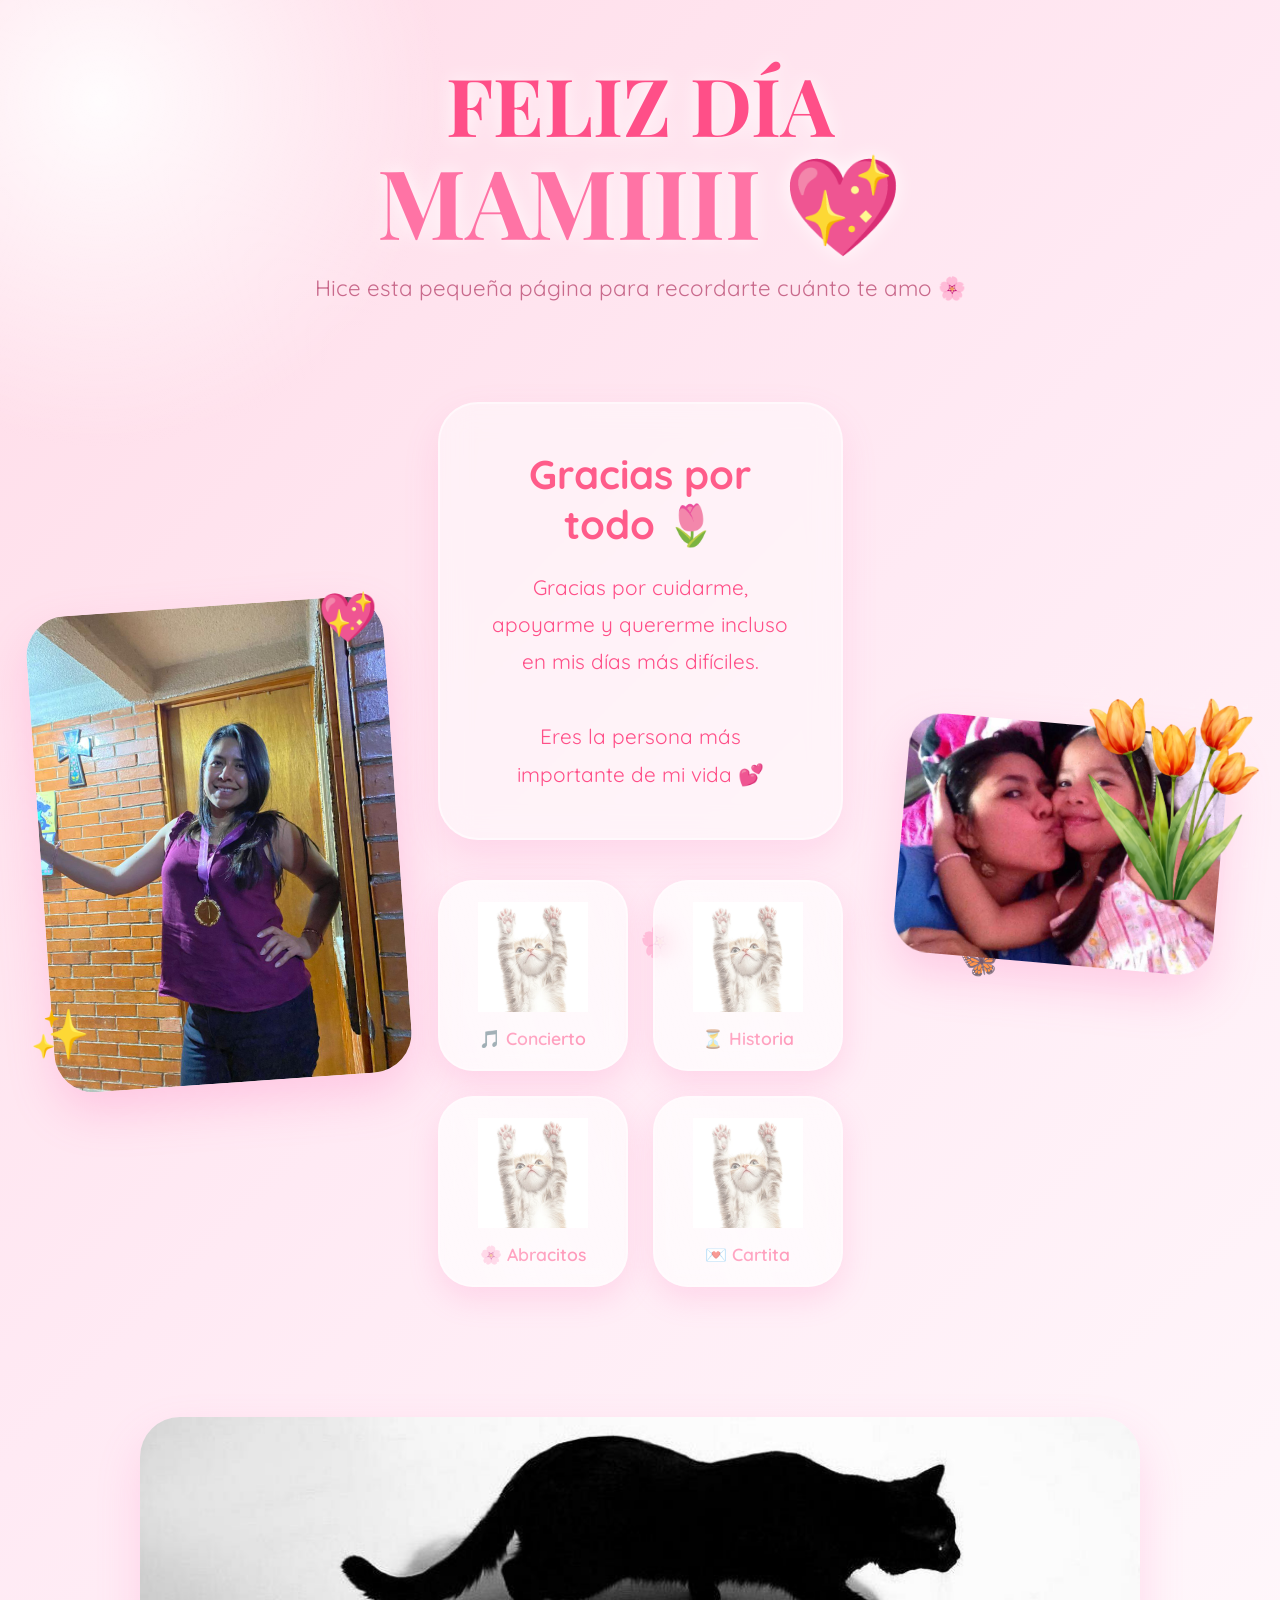
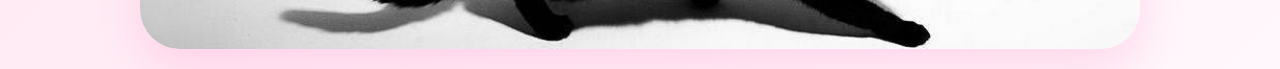
<file: index.html>
<!DOCTYPE html>
<html lang="es">

<head>
    <meta charset="UTF-8">
    <meta name="viewport" content="width=device-width, initial-scale=1.0">


    <title>Para la mejor mamá 💖</title>

    <!-- Fuentes -->
    <link href="https://fonts.googleapis.com/css2?family=Playfair+Display:wght@700&family=Quicksand:wght@400;600&display=swap" rel="stylesheet">

    <link rel="stylesheet" href="css/styles.css">
</head>

<body>

    <!-- BRILLITOS -->
    <div class="sparkle s1">✨</div>
    <div class="sparkle s2">💖</div>
    <div class="sparkle s3">🌸</div>
    <div class="sparkle s4">🦋</div>
    <div class="sparkle s5">✨</div>

    <!-- TÍTULO -->
    <header>

        <h1>
            FELIZ DÍA<br>
            <span>MAMIIII 💖</span>
        </h1>

        <p>
            Hice esta pequeña página para recordarte cuánto te amo 🌸
        </p>

    </header>

    <!-- CONTENEDOR -->
    <section class="container">

        <!-- FOTO GRANDE -->
        <div class="foto-principal">

            <img src="IMAGENES/mami.jpeg" alt="Mami bonita">

            <div class="sticker sticker1">💖</div>
            <div class="sticker sticker2">✨</div>

        </div>

        <!-- TEXTO CENTRAL -->
        <div class="texto-central">

            <div class="glass-card">

                <h2>
                    Gracias por todo 🌷
                </h2>

                <p>
                    Gracias por cuidarme, apoyarme y quererme incluso en mis días más difíciles.
                    <br><br>
                    Eres la persona más importante de mi vida 💕
                </p>

            </div>

            <!-- BOTONES -->
            <div class="menu-magico">

    <a href="concierto.html" class="gatito-btn">
        <img src="IMAGENES/gatito.webp" alt="">
        <p>🎵 Concierto</p>
    </a>

    <a href="lineatiempo.html" class="gatito-btn">
        <img src="IMAGENES/gatito.webp" alt="">
        <p>⏳ Historia</p>
    </a>

    <a href="pagina3.html" class="gatito-btn">
        <img src="IMAGENES/gatito.webp" alt="">
        <p>🌸 Abracitos</p>
    </a>

    <a href="carta.html" class="gatito-btn">
        <img src="IMAGENES/gatito.webp" alt="">
        <p>💌 Cartita</p>
    </a>

</div>

        </div>

        <!-- FOTO FLOTANTE -->
        <div class="foto-secundaria">

            <img src="IMAGENES/chikita.jpeg" alt="Recuerdo bonito">

        </div>

    </section>

    <!-- BANNER -->
    <section class="banner-section">

        <img src="IMAGENES/muchu.jpeg" alt="Banner bonito" class="banner">

    </section>

    <!-- FLORES -->
    <img src="IMAGENES/tulipanes.png" class="flores">

</body>

</html>
</file>
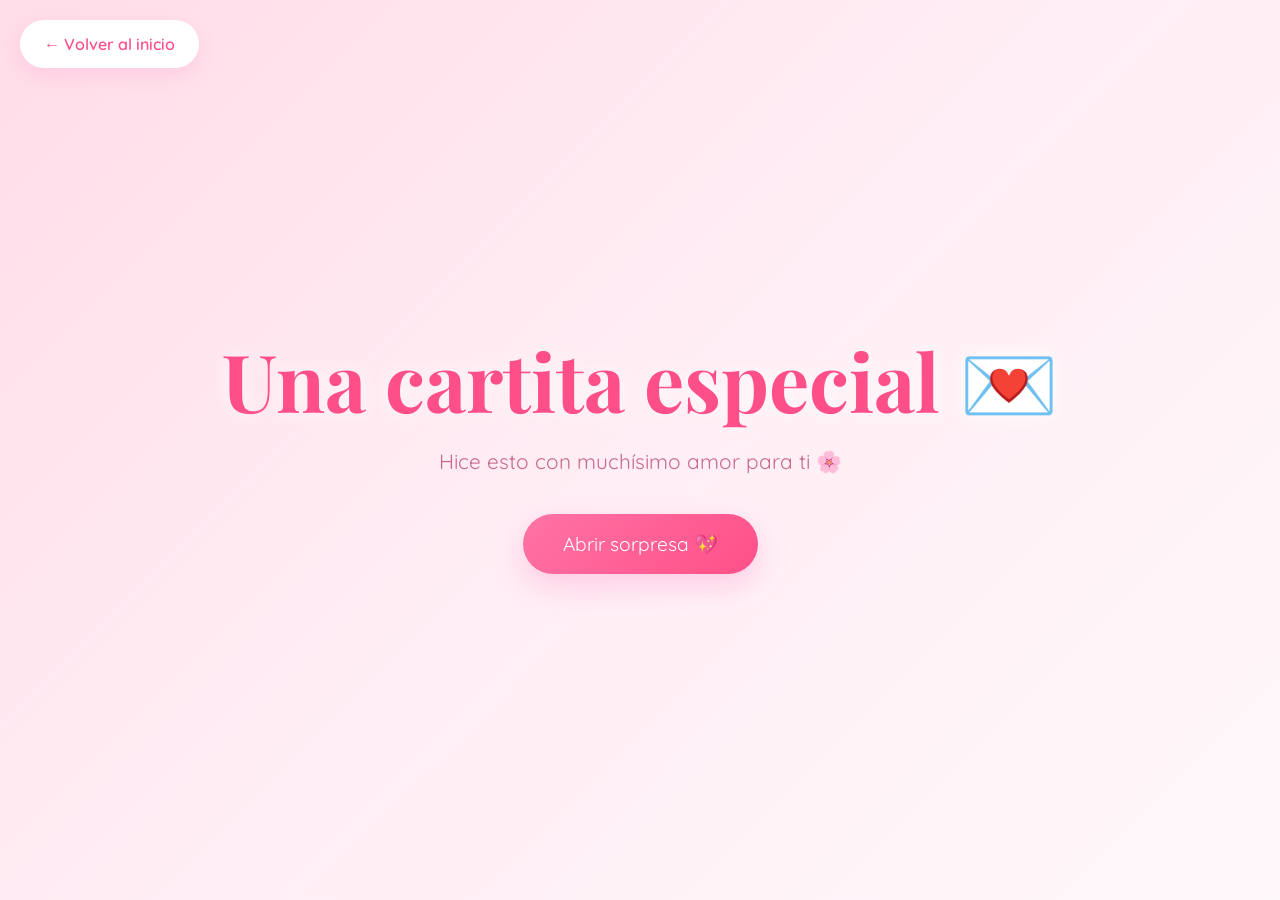
<file: carta.html>
<!DOCTYPE html>
<html lang="es">

<head>

<meta charset="UTF-8">
<meta name="viewport" content="width=device-width, initial-scale=1.0">

<title>Cartita para Mami 💖</title>

<link rel="stylesheet" href="css/carta.css">

<!-- FUENTES -->
<link href="https://fonts.googleapis.com/css2?family=Playfair+Display:wght@700&family=Quicksand:wght@400;600&family=Caveat:wght@500&display=swap" rel="stylesheet">

</head>

<body>

<!-- BRILLITOS -->
<div class="sparkle s1">✨</div>
<div class="sparkle s2">💖</div>
<div class="sparkle s3">🌸</div>
<div class="sparkle s4">🦋</div>

<!-- BOTÓN -->
<a href="index.html" class="btn-regresar">

← Volver al inicio

</a>

<!-- INTRO -->
<div class="intro">

    <h1>
        Una cartita especial 💌
    </h1>

    <p>
        Hice esto con muchísimo amor para ti 🌸
    </p>

</div>

<!-- BOTÓN -->
<button class="boton" onclick="abrir()">

    Abrir sorpresa 💖

</button>

<!-- OVERLAY -->
<div class="overlay" id="overlay">

    <!-- CERRAR -->
    <button class="cerrar" onclick="cerrar()">

        ✕

    </button>

    <!-- SOBRE -->
    <div class="sobre" onclick="toggleSobre(event)">

        <!-- TAPA -->
        <div class="tapa"></div>

        <!-- CORAZÓN -->
        <div class="corazon-centro">
            💖
        </div>

        <!-- CARTA -->
        <div class="carta">

            <h2>
                Para mi mami 🌸
            </h2>

            <!-- VIDEO -->
            <div class="video-box">

                <video controls playsinline>

                    <source src="IMAGENES/video.MP4" type="video/mp4">

                </video>

            </div>

            <!-- TEXTO -->
            <p>

                No encuentro las palabras para agradecerte por todo lo que haces por mí 💕

                <br><br>

                Tampoco sé cómo describir lo mucho que te amo.

                <br><br>

                Gracias por cuidarme, escucharme y apoyarme siempre 🌷

                <br><br>

                Eres una mujer increíble y admiro muchísimo todo lo que haces.

                <br><br>

                Eres mi persona favorita en todo el mundo entero ✨

                <br><br>

                “Mi mayor inspiración viene de mi mejor amiga, Miriam Nestor.

                <br><br>

                Mi madre nunca me dio la idea de que no pudiera hacer lo que quisiera o ser quien quisiera ser.

                <br><br>

                Llenó nuestra casa de amor, diversión, libros y música.

                <br><br>

                Mientras me guiaba a través de estos increíbles dieciséis años,
                no sé si alguna vez se dio cuenta de que la persona que más quería ser era ella.”

                <br><br>

                Gracias, mamá 💖

                <br><br>

                Te amo muchísimo.

            </p>

            <!-- FOTO POLAROID -->
            <div class="foto-final">

                <img src="IMAGENES/gilmore" alt="fotito especial">

                <span>
                    La Lorelai de mi Rory 💖
                </span>

            </div>

            <!-- DECORACIÓN -->
            <div class="decoraciones">

                🌸 ✨ 💌 💖 🌷

            </div>

        </div>

    </div>

</div>

<!-- SCRIPT -->
<script>

function abrir(){

    document.getElementById("overlay")
    .style.display = "flex";

}

function cerrar(){

    document.getElementById("overlay")
    .style.display = "none";

}

function toggleSobre(e){

    e.currentTarget.classList.toggle("abierto");

}

</script>

</body>

</html>
</file>
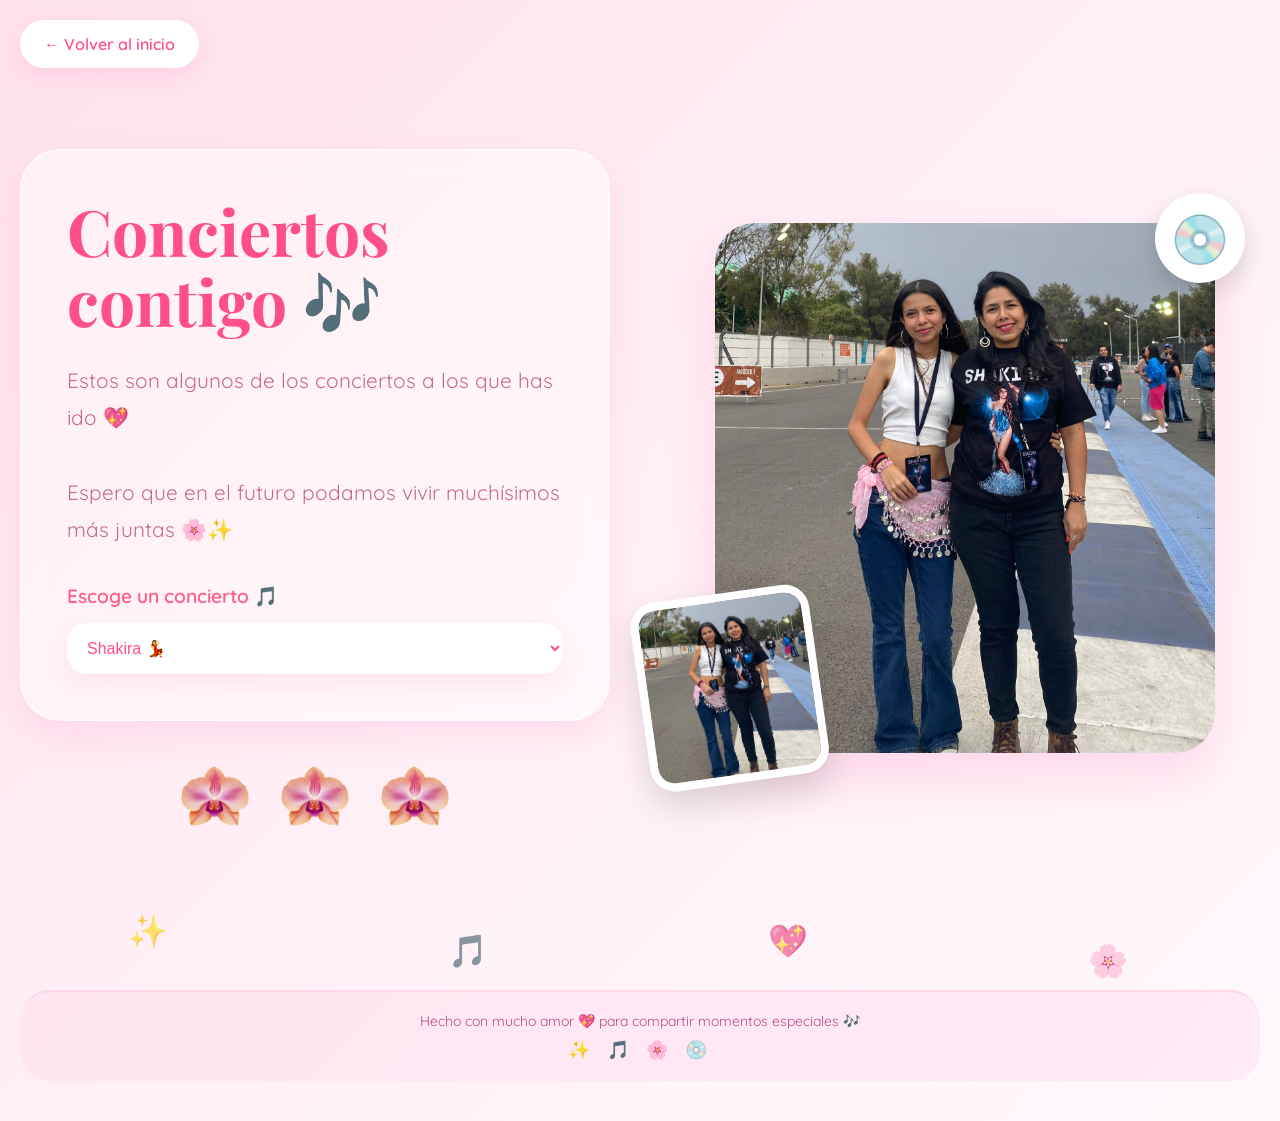
<file: concierto.html>
<!DOCTYPE html>
<html lang="es">

<head>
    <meta charset="UTF-8">
    <meta name="viewport" content="width=device-width, initial-scale=1.0">

    <title>Conciertos con Mami 💖</title>

    <link rel="stylesheet" href="css/conciertos.css">

    <!-- Fuentes -->
    <link href="https://fonts.googleapis.com/css2?family=Playfair+Display:wght@700&family=Quicksand:wght@400;600&display=swap" rel="stylesheet">
</head>

<body>

    <!-- BRILLITOS -->
    <div class="sparkle s1">✨</div>
    <div class="sparkle s2">🎵</div>
    <div class="sparkle s3">💖</div>
    <div class="sparkle s4">🌸</div>

    <!-- BOTÓN -->
    <a href="index.html" class="btn-regresar">
        ← Volver al inicio
    </a>

    <!-- CONTENEDOR -->
    <section class="container">

        <!-- IZQUIERDA -->
        <div class="left">

            <div class="texto-box">

                <h1>
                    Conciertos contigo 🎶
                </h1>

                <p class="mensaje">
                    Estos son algunos de los conciertos a los que has ido 💖
                    <br><br>
                    Espero que en el futuro podamos vivir muchísimos más juntas 🌸✨
                </p>

                <!-- SELECT -->
                <div class="selector-box">

                    <label for="imageSelect">
                        Escoge un concierto 🎵
                    </label>

                    <select id="imageSelect" onchange="cambiarImagen()">

                        <option value="IMAGENES/concierto.jpeg">
                            Shakira 💃
                        </option>

                        <option value="IMAGENES/mon.jpeg">
                            Mon Laferte 🌙
                        </option>

                        <option value="IMAGENES/miranda.jpeg">
                            Miranda ✨
                        </option>

                        <option value="IMAGENES/yuridia.jpeg">
                            Yuridia 🎤
                        </option>

                    </select>

                </div>

            </div>

            <!-- FLORES -->
            <div class="flores">

                <img src="IMAGENES/flor.webp" alt="">
                <img src="IMAGENES/flor.webp" alt="">
                <img src="IMAGENES/flor.webp" alt="">

            </div>

        </div>

        <!-- DERECHA -->
        <div class="right">

            <!-- FOTO PRINCIPAL -->
            <div class="foto-card">

                <img id="mamiImage" src="IMAGENES/concierto2.jpeg" alt="concierto">

                <div class="vinilo">
                    💿
                </div>

            </div>

            <!-- FOTO FLOTANTE -->
            <div class="mini-photo">

                <img src="IMAGENES/concierto2.jpeg" alt="mini">

            </div>

        </div>

    </section>

    <script>

        function cambiarImagen(){

            const select =
            document.getElementById('imageSelect');

            const img =
            document.getElementById('mamiImage');

            img.style.opacity = 0;

            setTimeout(() => {

                img.src = select.value;

                img.style.opacity = 1;

            },300);

        }

    </script>

    <footer class="footer">

        <p>
            Hecho con mucho amor 💖 para compartir momentos especiales 🎶
        </p>

        <div class="footer-icons">
            ✨ 🎵 🌸 💿
        </div>

    </footer>

</body>

</html>
</file>
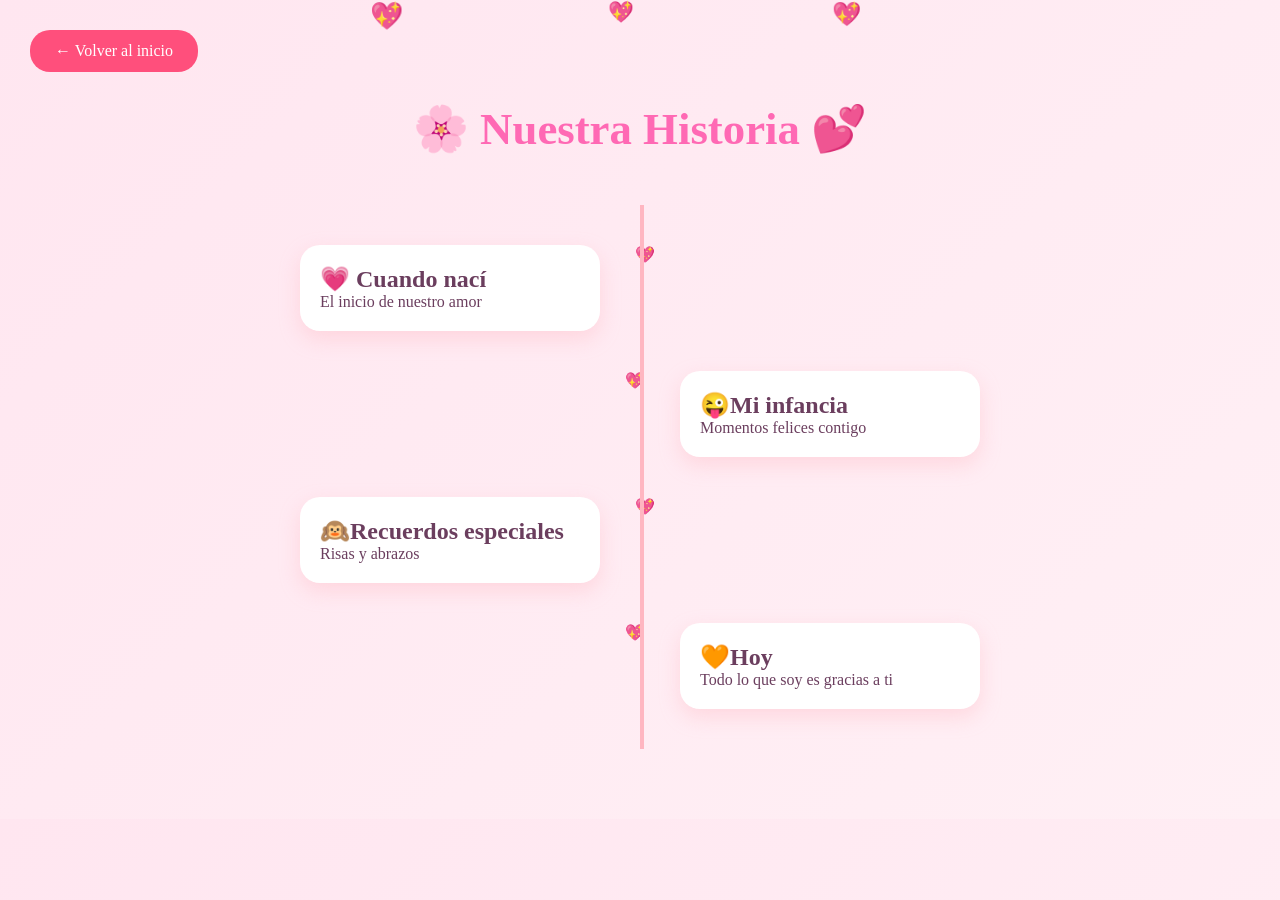
<file: lineatiempo.html>
<!DOCTYPE html>
<html lang="es">
<head>
<meta charset="UTF-8">
<title>Para mi mami 💖</title>
<meta name="viewport" content="width=device-width, initial-scale=1.0">
<link rel="stylesheet" href="css/lineatiempo.css">
   <a href="index.html" class="btn-regresar">← Volver al inicio</a>
</head>

<body>

<div class="hearts" id="hearts"></div>

<h1>🌸 Nuestra Historia 💕</h1>

<div class="timeline">

    <div class="container left">
        <div class="content" onclick="toggle(this)">
            <h2>💗 Cuando nací</h2>
            <p>El inicio de nuestro amor</p>
            <div class="extra">
                <p>Gracias por darme la vida y amarme desde el primer momento 💖</p>
                <img src="IMAGENES/bb.jpeg">
            </div>
        </div>
    </div>

    <div class="container right">
        <div class="content" onclick="toggle(this)">
            <h2> 😜Mi infancia</h2>
            <p>Momentos felices contigo</p>
            <div class="extra">
                <p>Siempre cuidándome, enseñándome y amándome 💕</p>
                <img src="IMAGENES/infancia.jpeg">
            </div>
        </div>
    </div>

    <div class="container left">
        <div class="content" onclick="toggle(this)">
            <h2> 🙉Recuerdos especiales</h2>
            <p>Risas y abrazos</p>
            <div class="extra">
                <p>Cada momento contigo es un tesoro 💖✨</p>
                <img src="IMAGENES/kinder.jpeg">
            </div>
        </div>
    </div>

    <div class="container right">
        <div class="content" onclick="toggle(this)">
            <h2> 🧡Hoy</h2>
            <p>Todo lo que soy es gracias a ti</p>
            <div class="extra">
                <p>Te amo con todo mi corazón, feliz 10 de mayo 💐💖</p>
                <img src="IMAGENES/pijama.jpeg">
            </div>
        </div>
    </div>

</div>

<script>
function toggle(element) {
    element.classList.toggle("active");
}

/* Generar corazones */
function createHeart() {
    const heart = document.createElement("div");
    heart.classList.add("heart");
    heart.innerHTML = "💖";
    heart.style.left = Math.random() * 100 + "vw";
    heart.style.fontSize = (Math.random() * 20 + 10) + "px";
    document.getElementById("hearts").appendChild(heart);

    setTimeout(() => {
        heart.remove();
    }, 6000);
}

setInterval(createHeart, 300);
</script>

</body>
</html>
</file>
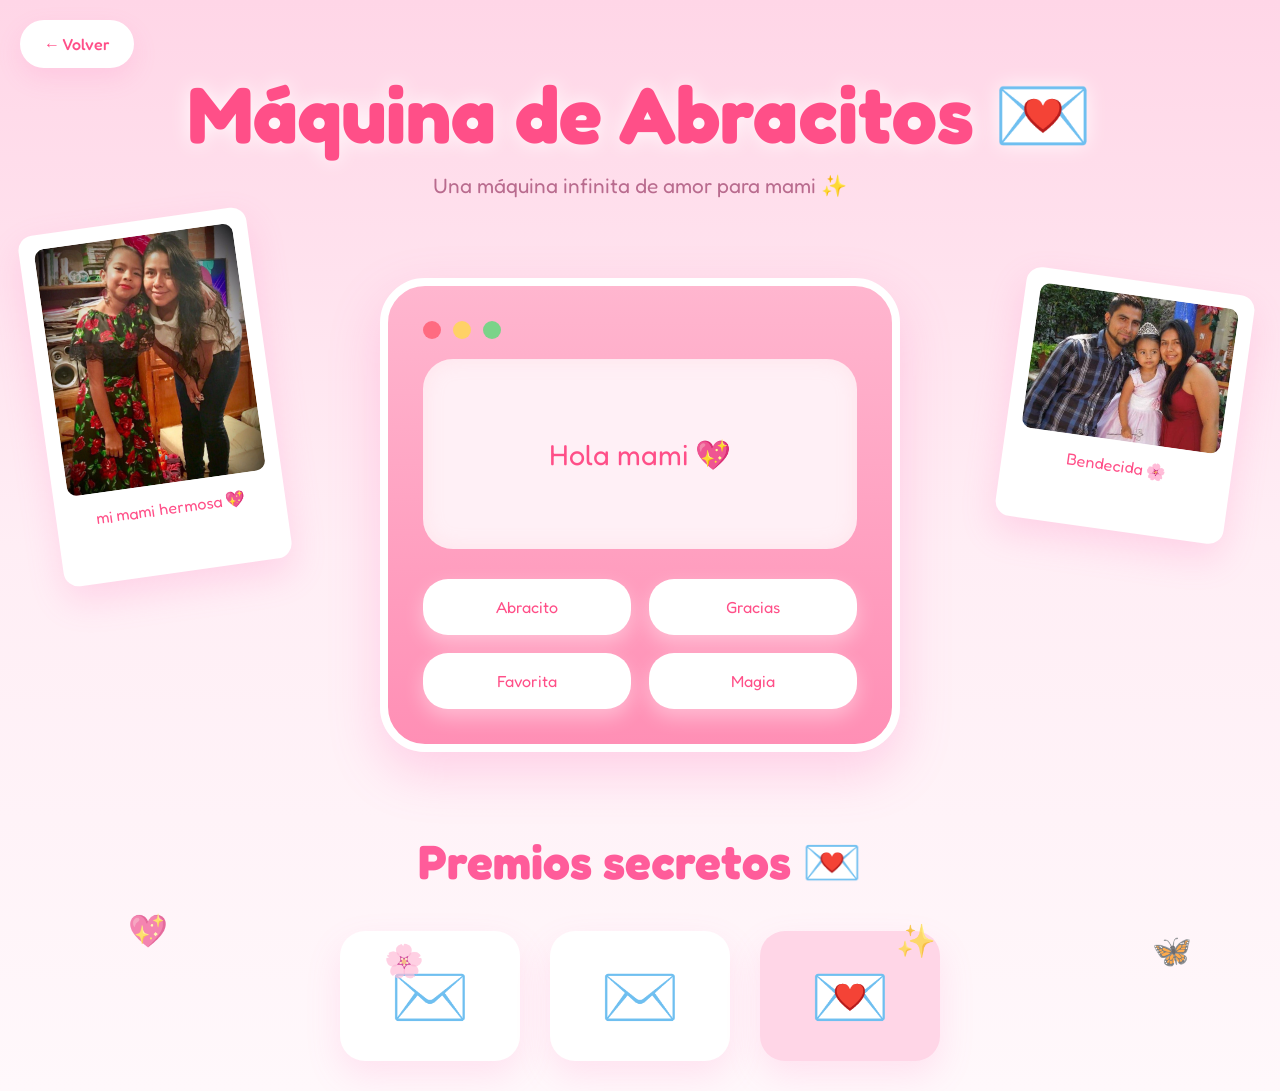
<file: pagina3.html>
<!DOCTYPE html>
<html lang="es">

<head>

<meta charset="UTF-8">
<meta name="viewport" content="width=device-width, initial-scale=1.0">

<title>Máquina de Abracitos 💖</title>

<link rel="stylesheet" href="css/pagina3.css">

<link rel="preconnect" href="https://fonts.googleapis.com">
<link rel="preconnect" href="https://fonts.gstatic.com" crossorigin>

<link href="https://fonts.googleapis.com/css2?family=Fredoka:wght@300;400;500&display=swap" rel="stylesheet">

</head>

<body>

<!-- BRILLOS -->
<div class="heart heart1">💖</div>
<div class="heart heart2">🌸</div>
<div class="heart heart3">✨</div>
<div class="heart heart4">🦋</div>

<!-- BOTÓN -->
<a href="index.html" class="btn-regresar">
    ← Volver
</a>

<!-- TITULO -->
<section class="titulo">

    <h1>
        Máquina de Abracitos 💌
    </h1>

    <p>
        Una máquina infinita de amor para mami ✨
    </p>

</section>

<!-- POLAROID 1 -->
<div class="polaroid polaroid1">

    <img src="IMAGENES/guapa.jpeg" alt="mami">

    <span>
        mi mami hermosa 💖
    </span>

</div>

<!-- POLAROID 2 -->
<div class="polaroid polaroid2">

    <img src="IMAGENES/bautizo.jpeg" alt="foto bonita">

    <span>
        Bendecida 🌸
    </span>

</div>

<!-- MAQUINA -->
<section class="arcade">

    <!-- LUCES -->
    <div class="top">

        <div class="lucecita roja"></div>
        <div class="lucecita amarilla"></div>
        <div class="lucecita verde"></div>

    </div>

    <!-- PANTALLA -->
    <div class="pantalla" id="pantalla">

        Hola mami 💖

    </div>

    <!-- BOTONES -->
    <div class="botones">

        <button onclick="mostrarMensaje('💖 Te mando un abrazotote y besitoooos de lejitos mami')">

            Abracito

        </button>

        <button onclick="mostrarMensaje('🌸 Gracias por todo lo que haces por mí')">

            Gracias

        </button>

        <button onclick="mostrarMensaje('🧡 Eres mi lugar favorito y mi persona favorita')">

            Favorita

        </button>

        <button onclick="mostrarMensaje('✨ Todo es mejor contigo a mi lado')">

            Magia

        </button>

    </div>

</section>

<!-- PREMIOS -->
<section class="premios">

    <h2>
        Premios secretos 💌
    </h2>

    <div class="sobres-container">

        <div class="sobre"
        onclick="abrirSobre(this,'💖 Eres la mejor mamá del mundo mundial')">

            ✉️

        </div>

        <div class="sobre"
        onclick="abrirSobre(this,'🌸 Gracias por siempre cuidarme y estar ahí para mí')">

            ✉️

        </div>

        <div class="sobre especial"
        onclick="abrirSobre(this,'✨ Te amo muchísimo 💕')">

            💌

        </div>

    </div>

</section>

<!-- SCRIPT -->
<script>

function mostrarMensaje(texto){

    const pantalla =
    document.getElementById("pantalla");

    pantalla.classList.remove("animacion");

    void pantalla.offsetWidth;

    pantalla.innerHTML = texto;

    pantalla.classList.add("animacion");
}

function abrirSobre(elemento, mensaje){

    elemento.innerHTML = `

        <div class="mensaje-sobre">
            ${mensaje}
        </div>

    `;

    elemento.classList.add("abierto");
}

</script>

</body>

</html>
</file>
<file: css/styles.css>
*{
    margin:0;
    padding:0;
    box-sizing:border-box;
}

body{

    font-family:'Quicksand', sans-serif;

    background:
    linear-gradient(135deg,
    #ffdce8,
    #ffeaf4,
    #fff7fb);

    min-height:100vh;

    overflow-x:hidden;

    position:relative;

    color:#ff4f88;
}

/* FONDO BRILLO */

body::before{

    content:"";

    position:fixed;

    width:700px;
    height:700px;

    background:
    radial-gradient(circle,
    rgba(255,255,255,0.9),
    transparent 70%);

    top:-250px;
    left:-250px;

    z-index:-2;

    animation:luz 10s infinite alternate;
}

@keyframes luz{

    from{
        transform:translate(0,0);
    }

    to{
        transform:translate(180px,120px);
    }
}

/* SPARKLES */

.sparkle{

    position:fixed;

    font-size:2rem;

    animation:float 7s linear infinite;

    opacity:0.8;

    z-index:-1;
}

.s1{
    left:5%;
    bottom:-50px;
}

.s2{
    left:25%;
    bottom:-70px;
    animation-delay:2s;
}

.s3{
    left:50%;
    bottom:-60px;
    animation-delay:4s;
}

.s4{
    left:75%;
    bottom:-80px;
    animation-delay:1s;
}

.s5{
    left:90%;
    bottom:-70px;
    animation-delay:3s;
}

@keyframes float{

    0%{
        transform:translateY(0) rotate(0deg);
        opacity:0;
    }

    20%{
        opacity:1;
    }

    100%{
        transform:translateY(-120vh) rotate(360deg);
        opacity:0;
    }
}

/* HEADER */

header{

    text-align:center;

    padding-top:60px;
}

header h1{

    font-family:'Playfair Display', serif;

    font-size:5rem;

    line-height:1.1;

    color:#ff4f88;

    text-shadow:
    0 0 20px rgba(255,255,255,0.9);

    animation:titleFloat 4s ease-in-out infinite;
}

header h1 span{

    font-size:6rem;

    color:#ff73a5;
}

header p{

    margin-top:20px;

    font-size:1.4rem;

    color:#c96a8c;
}

/* CONTENEDOR */

.container{

    max-width:1400px;

    margin:auto;

    margin-top:60px;

    display:grid;

    grid-template-columns:
    1fr 1fr 1fr;

    align-items:center;

    gap:40px;

    padding:40px;
}

/* BOTONES GATITO */

.menu-magico{

    display:grid;

    grid-template-columns:1fr 1fr;

    gap:25px;

    justify-items:center;
}

.gatito-btn{

    text-decoration:none;

    background:
    rgba(255,255,255,0.45);

    backdrop-filter:blur(10px);

    border:
    2px solid rgba(255,255,255,0.6);

    border-radius:35px;

    padding:20px;

    width:190px;

    display:flex;

    flex-direction:column;

    align-items:center;

    justify-content:center;

    gap:15px;

    transition:0.5s;

    box-shadow:
    0 12px 30px rgba(255,105,180,0.18);

    position:relative;

    overflow:hidden;
}

/* BRILLO */

.gatito-btn::before{

    content:"";

    position:absolute;

    top:-100%;
    left:-100%;

    width:250%;
    height:250%;

    background:
    linear-gradient(
    45deg,
    transparent,
    rgba(255,255,255,0.5),
    transparent);

    transform:rotate(25deg);

    transition:0.8s;
}

.gatito-btn:hover::before{

    top:100%;
    left:100%;
}

/* IMAGEN GATITO */

.gatito-btn img{

    width:110px;

    transition:0.5s;

    animation:gatitoFloat 3s ease-in-out infinite;
}

.gatito-btn:hover img{

    transform:
    scale(1.12)
    rotate(-5deg);
}

/* TEXTO */

.gatito-btn p{

    color:#ff4f88;

    font-size:1.1rem;

    font-weight:600;
}

/* HOVER */

.gatito-btn:hover{

    transform:
    translateY(-10px)
    scale(1.03);

    background:
    rgba(255,255,255,0.75);

    box-shadow:
    0 20px 40px rgba(255,105,180,0.25);
}

/* ANIMACION */

@keyframes gatitoFloat{

    0%{
        transform:translateY(0);
    }

    50%{
        transform:translateY(-8px);
    }

    100%{
        transform:translateY(0);
    }
}

/* FOTO PRINCIPAL */

.foto-principal{

    position:relative;

    display:flex;

    justify-content:center;
}

.foto-principal img{

    width:100%;

    max-width:420px;

    border-radius:40px;

    transform:rotate(-4deg);

    box-shadow:
    0 20px 45px rgba(255,105,180,0.25);

    transition:0.5s;

    animation:flotar 5s ease-in-out infinite;
}

.foto-principal img:hover{

    transform:
    rotate(0deg)
    scale(1.03);
}

/* STICKERS */

.sticker{

    position:absolute;

    font-size:3rem;

    animation:rebote 2s infinite;
}

.sticker1{

    top:-20px;
    right:20px;
}

.sticker2{

    bottom:20px;
    left:-10px;
}

/* TEXTO CENTRAL */

.texto-central{

    display:flex;

    flex-direction:column;

    align-items:center;

    gap:40px;
}

.glass-card{

    background:
    rgba(255,255,255,0.45);

    backdrop-filter:blur(15px);

    border:
    2px solid rgba(255,255,255,0.5);

    padding:45px;

    border-radius:40px;

    text-align:center;

    box-shadow:
    0 15px 35px rgba(255,105,180,0.15);
}

.glass-card h2{

    font-size:2.5rem;

    margin-bottom:20px;

    color:#ff5c8a;
}

.glass-card p{

    font-size:1.3rem;

    line-height:1.8;
}

/* BOTONES MAGICOS */

.boton-magico{

    width:180px;
    height:180px;

    background:
    rgba(255,255,255,0.45);

    backdrop-filter:blur(10px);

    border:
    2px solid rgba(255,255,255,0.5);

    border-radius:35px;

    text-decoration:none;

    color:#ff4f88;

    display:flex;

    flex-direction:column;

    justify-content:center;

    align-items:center;

    gap:10px;

    transition:0.5s;

    box-shadow:
    0 10px 30px rgba(255,105,180,0.15);
}

.boton-magico span{

    font-size:3.5rem;
}

.boton-magico h3{

    font-size:1.2rem;
}

.boton-magico:hover{

    transform:
    translateY(-12px)
    scale(1.05)
    rotate(-2deg);

    background:
    rgba(255,255,255,0.7);

    box-shadow:
    0 20px 40px rgba(255,105,180,0.25);
}

/* FOTO SECUNDARIA */

.foto-secundaria{

    display:flex;

    justify-content:center;
}

.foto-secundaria img{

    width:100%;

    max-width:320px;

    border-radius:35px;

    transform:rotate(5deg);

    box-shadow:
    0 20px 45px rgba(255,105,180,0.25);

    animation:flotar2 6s ease-in-out infinite;

    transition:0.5s;
}

.foto-secundaria img:hover{

    transform:
    rotate(0deg)
    scale(1.05);
}

/* BANNER */

.banner-section{

    margin-top:70px;

    display:flex;

    justify-content:center;

    padding:20px;
}

.banner{

    width:90%;

    max-width:1000px;

    border-radius:40px;

    box-shadow:
    0 20px 45px rgba(255,105,180,0.2);

    transition:0.5s;
}

.banner:hover{

    transform:scale(1.02);
}

/* FLORES */

.flores{

    position:fixed;

    bottom:0;
    right:0;

    width:220px;

    animation:flor 4s ease-in-out infinite;
}

/* ANIMACIONES */

@keyframes flotar{

    0%{
        transform:translateY(0) rotate(-4deg);
    }

    50%{
        transform:translateY(-15px) rotate(-2deg);
    }

    100%{
        transform:translateY(0) rotate(-4deg);
    }
}

@keyframes flotar2{

    0%{
        transform:translateY(0) rotate(5deg);
    }

    50%{
        transform:translateY(-12px) rotate(3deg);
    }

    100%{
        transform:translateY(0) rotate(5deg);
    }
}

@keyframes titleFloat{

    0%{
        transform:translateY(0);
    }

    50%{
        transform:translateY(-6px);
    }

    100%{
        transform:translateY(0);
    }
}

@keyframes rebote{

    0%{
        transform:translateY(0);
    }

    50%{
        transform:translateY(-10px);
    }

    100%{
        transform:translateY(0);
    }
}

@keyframes flor{

    0%{
        transform:rotate(0deg);
    }

    50%{
        transform:rotate(4deg);
    }

    100%{
        transform:rotate(0deg);
    }
}

/* RESPONSIVE */

@media(max-width:1100px){

    .container{

        grid-template-columns:1fr;

        text-align:center;
    }

    .foto-principal,
    .foto-secundaria{

        order:1;
    }

    .texto-central{

        order:2;
    }

    .foto-principal img{

        max-width:320px;
    }

    .foto-secundaria img{

        max-width:260px;
    }
}

@media(max-width:600px){

    header{

        padding-top:40px;
    }

    header h1{

        font-size:3rem;
    }

    header h1 span{

        font-size:4rem;
    }

    header p{

        font-size:1.1rem;

        padding:0 20px;
    }

    .container{

        padding:20px;

        gap:30px;

        margin-top:30px;
    }

    .glass-card{

        padding:30px 20px;
    }

    .glass-card h2{

        font-size:2rem;
    }

    .glass-card p{

        font-size:1.05rem;
    }

    .menu-magico{

        grid-template-columns:1fr;

        gap:20px;
    }

    .gatito-btn{

        width:100%;

        max-width:280px;

        margin:0 auto;
    }

    .gatito-btn img{

        width:85px;
    }

    .foto-principal img{

        max-width:260px;
    }

    .foto-secundaria img{

        max-width:220px;
    }

    .sticker{

        font-size:2rem;
    }

    .banner{

        width:100%;
    }

    .flores{

        width:120px;
    }
}
</file>
<file: css/carta.css>
*{
    margin:0;
    padding:0;
    box-sizing:border-box;
}

body{

    font-family:'Quicksand', sans-serif;

    min-height:100vh;

    background:
    linear-gradient(
    135deg,
    #ffdce8,
    #ffeef5,
    #fff8fb);

    overflow:hidden;

    position:relative;

    display:flex;

    flex-direction:column;

    align-items:center;

    justify-content:center;

    padding:20px;
}

/* BRILLOS */

.sparkle{

    position:fixed;

    font-size:2rem;

    animation:subir 8s linear infinite;

    opacity:0.7;

    z-index:-1;
}

.s1{
    left:10%;
    bottom:-50px;
}

.s2{
    left:30%;
    bottom:-80px;
    animation-delay:2s;
}

.s3{
    left:60%;
    bottom:-60px;
    animation-delay:4s;
}

.s4{
    left:85%;
    bottom:-70px;
    animation-delay:1s;
}

@keyframes subir{

    0%{
        transform:translateY(0) rotate(0deg);
        opacity:0;
    }

    20%{
        opacity:1;
    }

    100%{
        transform:translateY(-120vh) rotate(360deg);
        opacity:0;
    }
}

/* INTRO */

.intro{

    text-align:center;

    margin-bottom:40px;
}

.intro h1{

    font-family:'Playfair Display', serif;

    font-size:5rem;

    color:#ff4f88;

    margin-bottom:15px;

    text-shadow:
    0 0 20px rgba(255,255,255,0.9);

    animation:flotar 4s ease-in-out infinite;
}

.intro p{

    font-size:1.3rem;

    color:#c96a8c;
}

/* BOTON */

.boton{

    padding:18px 40px;

    border:none;

    border-radius:40px;

    background:
    linear-gradient(
    135deg,
    #ff73a5,
    #ff4f88);

    color:white;

    font-size:1.2rem;

    font-family:'Quicksand', sans-serif;

    cursor:pointer;

    transition:0.4s;

    box-shadow:
    0 12px 30px rgba(255,105,180,0.25);
}

.boton:hover{

    transform:
    translateY(-5px)
    scale(1.05);

    box-shadow:
    0 20px 40px rgba(255,105,180,0.3);
}

/* BOTON REGRESAR */

.btn-regresar{

    position:absolute;

    top:20px;
    left:20px;

    background:white;

    color:#ff4f88;

    padding:14px 24px;

    border-radius:30px;

    text-decoration:none;

    font-weight:600;

    transition:0.4s;

    box-shadow:
    0 8px 20px rgba(255,105,180,0.15);

    z-index:5;
}

.btn-regresar:hover{

    transform:
    scale(1.05);

    background:#fff0f6;
}

/* OVERLAY */

.overlay{

    position:fixed;

    inset:0;

    background:
    rgba(255,240,246,0.7);

    backdrop-filter:blur(10px);

    display:none;

    justify-content:center;

    align-items:center;

    z-index:10;

    padding:20px;
}

/* SOBRE */

.sobre{

    width:700px;

    max-width:100%;

    height:520px;

    max-height:90vh;

    position:relative;

    cursor:pointer;

    transition:0.5s;
}

/* BASE */

.sobre::before{

    content:"";

    position:absolute;

    inset:0;

    background:
    linear-gradient(
    135deg,
    #ffb6cf,
    #ff8fb5);

    border-radius:25px;

    box-shadow:
    0 20px 50px rgba(255,105,180,0.25);
}

/* TAPA */

.tapa{

    position:absolute;

    width:100%;
    height:100%;

    background:
    linear-gradient(
    135deg,
    #ff9fc0,
    #ff73a5);

    clip-path:
    polygon(0 0, 50% 55%, 100% 0);

    transition:1s;

    transform-origin:top;

    border-radius:25px 25px 0 0;
}

/* CORAZON */

.corazon-centro{

    position:absolute;

    top:45%;
    left:50%;

    transform:translate(-50%,-50%);

    font-size:4rem;

    z-index:5;

    animation:latido 1.5s infinite;
}

/* CARTA */

.carta{

    position:absolute;

    width:92%;
    height:92%;

    top:4%;
    left:4%;

    background:
    rgba(255,255,255,0.95);

    border-radius:25px;

    padding:35px;

    overflow-y:auto;

    transform:
    translateY(100%);

    transition:1s;

    text-align:center;

    box-shadow:
    inset 0 0 20px rgba(255,192,203,0.2);

    cursor:default;

    -webkit-overflow-scrolling:touch;
}

/* TITULO */

.carta h2{

    font-family:'Caveat', cursive;

    font-size:3.5rem;

    color:#ff4f88;

    margin-bottom:25px;
}

/* VIDEO */

.video-box{

    margin-bottom:25px;
}

.carta video{

    width:260px;

    max-width:100%;

    border-radius:25px;

    border:
    8px solid #ffd1e1;

    box-shadow:
    0 15px 35px rgba(255,105,180,0.2);
}

/* TEXTO */

.carta p{

    font-size:1.3rem;

    line-height:2;

    color:#c96a8c;

    margin-top:20px;
}

/* FOTO FINAL */

.foto-final{

    margin-top:40px;

    display:flex;

    flex-direction:column;

    align-items:center;

    animation:flotar 4s ease-in-out infinite;
}

.foto-final img{

    width:260px;

    max-width:100%;

    border-radius:20px;

    padding:10px;

    background:white;

    box-shadow:
    0 15px 35px rgba(255,105,180,0.2);

    transform:rotate(-3deg);

    transition:0.4s;
}

.foto-final img:hover{

    transform:
    scale(1.04)
    rotate(0deg);
}

.foto-final span{

    margin-top:15px;

    font-size:1.1rem;

    color:#ff4f88;

    font-family:'Caveat', cursive;

    letter-spacing:1px;
}

/* DECORACION */

.decoraciones{

    margin-top:30px;

    font-size:2rem;

    animation:flotar 3s ease-in-out infinite;
}

/* SOBRE ABIERTO */

.sobre.abierto .tapa{

    transform:
    rotateX(180deg);
}

.sobre.abierto .carta{

    transform:
    translateY(0);
}

/* CERRAR */

.cerrar{

    position:absolute;

    top:20px;
    right:20px;

    width:50px;
    height:50px;

    border:none;

    border-radius:50%;

    background:#ff4f88;

    color:white;

    font-size:1.3rem;

    cursor:pointer;

    z-index:20;

    transition:0.4s;
}

.cerrar:hover{

    transform:
    rotate(90deg)
    scale(1.1);
}

/* ANIMACIONES */

@keyframes latido{

    0%{
        transform:translate(-50%,-50%) scale(1);
    }

    50%{
        transform:translate(-50%,-50%) scale(1.15);
    }

    100%{
        transform:translate(-50%,-50%) scale(1);
    }
}

@keyframes flotar{

    0%{
        transform:translateY(0);
    }

    50%{
        transform:translateY(-8px);
    }

    100%{
        transform:translateY(0);
    }
}

/* RESPONSIVE */

@media(max-width:800px){

    body{

        padding:15px;

        justify-content:center;
    }

    .btn-regresar{

        top:12px;
        left:12px;

        padding:10px 18px;

        font-size:0.9rem;
    }

    .intro{

        margin-top:50px;

        margin-bottom:30px;
    }

    .intro h1{

        font-size:2.4rem;
    }

    .intro p{

        font-size:1rem;
    }

    .boton{

        padding:16px 32px;

        font-size:1.05rem;
    }

    .overlay{

        padding:12px;
    }

    .sobre{

        width:100%;

        height:85vh;

        max-height:85vh;
    }

    .cerrar{

        top:10px;
        right:10px;

        width:42px;
        height:42px;

        font-size:1.1rem;
    }

    .carta{

        padding:22px 18px;

        border-radius:20px;
    }

    .carta h2{

        font-size:2.2rem;

        margin-bottom:18px;
    }

    .carta p{

        font-size:1rem;

        line-height:1.8;
    }

    .carta video{

        width:100%;

        border-width:6px;
    }

    .foto-final{

        margin-top:30px;
    }

    .foto-final img{

        width:200px;
    }

    .decoraciones{

        font-size:1.5rem;

        margin-top:20px;
    }
}
</file>
<file: css/conciertos.css>
*{
    margin:0;
    padding:0;
    box-sizing:border-box;
}

body{

    font-family:'Quicksand', sans-serif;

    min-height:100vh;

    background:
    linear-gradient(
    135deg,
    #ffe0ec,
    #fff0f6,
    #fff8fb);

    overflow-x:hidden;

    position:relative;

    color:#ff5c8a;

    padding:40px 20px;
}

/* BRILLOS */

.sparkle{

    position:fixed;

    font-size:2rem;

    animation:subir 8s linear infinite;

    opacity:0.7;

    z-index:-1;
}

.s1{
    left:10%;
    bottom:-50px;
}

.s2{
    left:35%;
    bottom:-70px;
    animation-delay:2s;
}

.s3{
    left:60%;
    bottom:-60px;
    animation-delay:4s;
}

.s4{
    left:85%;
    bottom:-80px;
    animation-delay:1s;
}

@keyframes subir{

    0%{
        transform:translateY(0) rotate(0deg);
        opacity:0;
    }

    20%{
        opacity:1;
    }

    100%{
        transform:translateY(-120vh) rotate(360deg);
        opacity:0;
    }
}

/* BOTON */

.btn-regresar{

    position:absolute;

    top:20px;
    left:20px;

    background:white;

    color:#ff4f88;

    padding:14px 24px;

    border-radius:30px;

    text-decoration:none;

    font-weight:600;

    box-shadow:
    0 8px 20px rgba(255,105,180,0.15);

    transition:0.4s;

    z-index:10;
}

.btn-regresar:hover{

    transform:
    scale(1.05)
    translateY(-3px);

    background:#fff0f6;
}

/* CONTENEDOR */

.container{

    max-width:1300px;

    margin:auto;

    min-height:100vh;

    display:grid;

    grid-template-columns:
    1fr 1fr;

    align-items:center;

    gap:60px;
}

/* LEFT */

.left{

    display:flex;

    flex-direction:column;

    gap:40px;
}

/* TEXTO */

.texto-box{

    background:
    rgba(255,255,255,0.45);

    backdrop-filter:blur(12px);

    border:
    2px solid rgba(255,255,255,0.5);

    border-radius:40px;

    padding:45px;

    box-shadow:
    0 15px 35px rgba(255,105,180,0.15);
}

.texto-box h1{

    font-family:'Playfair Display', serif;

    font-size:4rem;

    line-height:1.1;

    margin-bottom:25px;

    color:#ff4f88;
}

.mensaje{

    font-size:1.3rem;

    line-height:1.8;

    color:#c96a8c;
}

/* SELECT */

.selector-box{

    margin-top:35px;

    display:flex;

    flex-direction:column;

    gap:15px;
}

.selector-box label{

    font-size:1.2rem;

    font-weight:600;
}

select{

    padding:16px;

    border:none;

    border-radius:20px;

    background:white;

    color:#ff4f88;

    font-size:1rem;

    cursor:pointer;

    outline:none;

    box-shadow:
    0 10px 25px rgba(255,105,180,0.12);

    transition:0.4s;
}

select:hover{

    transform:scale(1.02);

    background:#fff0f6;
}

/* FLORES */

.flores{

    display:flex;

    gap:20px;

    justify-content:center;
}

.flores img{

    width:80px;

    animation:flor 3s ease-in-out infinite;
}

.flores img:nth-child(2){

    animation-delay:1s;
}

.flores img:nth-child(3){

    animation-delay:2s;
}

/* RIGHT */

.right{

    position:relative;

    display:flex;

    justify-content:center;

    align-items:center;
}

/* FOTO CARD */

.foto-card{

    position:relative;

    width:100%;

    max-width:500px;
}

.foto-card img{

    width:100%;

    border-radius:40px;

    box-shadow:
    0 25px 50px rgba(255,105,180,0.2);

    transition:0.5s;

    animation:flotar 5s ease-in-out infinite;
}

/* VINILO */

.vinilo{

    position:absolute;

    top:-30px;
    right:-30px;

    width:90px;
    height:90px;

    background:white;

    border-radius:50%;

    display:flex;

    justify-content:center;
    align-items:center;

    font-size:3rem;

    box-shadow:
    0 10px 25px rgba(0,0,0,0.15);

    animation:girar 5s linear infinite;
}

/* MINI FOTO */

.mini-photo{

    position:absolute;

    bottom:-30px;
    left:-30px;

    width:180px;

    transform:rotate(-8deg);
}

.mini-photo img{

    width:100%;

    border-radius:25px;

    border:8px solid white;

    box-shadow:
    0 15px 35px rgba(0,0,0,0.15);
}

/* ANIMACIONES */

@keyframes flotar{

    0%{
        transform:translateY(0);
    }

    50%{
        transform:translateY(-15px);
    }

    100%{
        transform:translateY(0);
    }
}

@keyframes girar{

    from{
        transform:rotate(0deg);
    }

    to{
        transform:rotate(360deg);
    }
}

@keyframes flor{

    0%{
        transform:translateY(0);
    }

    50%{
        transform:translateY(-10px);
    }

    100%{
        transform:translateY(0);
    }
}

/* FOOTER */

.footer{

    margin-top:50px;

    padding:20px;

    text-align:center;

    font-family:'Quicksand', sans-serif;

    background:
    linear-gradient(135deg, #ffe6f0, #ffeaf7);

    color:#b84d8a;

    border-top:2px solid #ffd6eb;

    border-radius:30px;

    max-width:1300px;

    margin-left:auto;
    margin-right:auto;
}

.footer p{

    margin:0;

    font-size:14px;
}

.footer-icons{

    margin-top:8px;

    font-size:18px;

    letter-spacing:6px;

    animation:brillo 2s infinite alternate;
}

@keyframes brillo{

    from{
        opacity:0.6;
        transform:scale(1);
    }

    to{
        opacity:1;
        transform:scale(1.1);
    }
}

/* RESPONSIVE */

@media(max-width:1000px){

    .container{

        grid-template-columns:1fr;

        padding-top:100px;

        gap:40px;
    }

    .texto-box h1{

        font-size:3rem;
    }

    .mini-photo{

        width:130px;

        left:0;
    }

    .vinilo{

        top:-20px;
        right:-10px;
    }
}

@media(max-width:600px){

    body{

        padding:30px 15px;
    }

    .btn-regresar{

        position:static;

        display:inline-block;

        margin-bottom:20px;

        padding:12px 20px;

        font-size:0.95rem;
    }

    .container{

        padding-top:0;

        gap:30px;

        min-height:auto;
    }

    .texto-box{

        padding:30px 20px;

        border-radius:30px;
    }

    .texto-box h1{

        font-size:2.3rem;
    }

    .mensaje{

        font-size:1.05rem;
    }

    .selector-box label{

        font-size:1.05rem;
    }

    select{

        padding:14px;

        font-size:0.95rem;
    }

    .flores img{

        width:55px;
    }

    .foto-card{

        max-width:100%;
    }

    .vinilo{

        width:60px;
        height:60px;

        font-size:1.7rem;

        top:-15px;
        right:-5px;
    }

    .mini-photo{

        width:100px;

        bottom:-20px;
        left:0;

        border-width:6px;
    }

    .mini-photo img{

        border-width:6px;
    }

    .footer{

        margin-top:35px;

        padding:16px;

        border-radius:25px;
    }

    .footer p{

        font-size:12px;
    }
}
</file>
<file: css/lineatiempo.css>
*{
    margin:0;
    padding:0;
    box-sizing:border-box;
}

body {
    font-family: 'Segoe UI', cursive;
    background: linear-gradient(135deg, #ffe6f0, #fff0f5);
    overflow-x: hidden;
    color: #6b3e5e;
    padding: 20px;
}

.btn-regresar {
    display: inline-block;
    margin: 10px 0 0 10px;
    padding: 12px 25px;
    background-color: #ff4f7c;
    color: white;
    text-decoration: none;
    border-radius: 20px;
    font-size: 1em;
    transition: all 0.3s ease;
}

.btn-regresar:hover {
    background-color: #e91e63;
    transform: scale(1.05);
    box-shadow: 0px 5px 15px rgba(0, 0, 0, 0.2);
}

/* Título */
h1 {
    text-align: center;
    margin-top: 30px;
    font-size: 2.8em;
    color: #ff69b4;
    animation: fadeIn 2s ease;
}

/* Corazones flotando */
.hearts {
    position: fixed;
    width: 100%;
    height: 100%;
    pointer-events: none;
    top: 0;
    left: 0;
    z-index: -1;
}

.heart {
    position: absolute;
    color: #ff85a2;
    font-size: 20px;
    animation: floatUp 6s linear infinite;
}

@keyframes floatUp {
    0% {
        transform: translateY(100vh) scale(1);
        opacity: 1;
    }
    100% {
        transform: translateY(-10vh) scale(1.5);
        opacity: 0;
    }
}

/* Timeline */
.timeline {
    position: relative;
    max-width: 800px;
    margin: 50px auto;
    padding: 20px;
}

.timeline::after {
    content: '';
    position: absolute;
    width: 4px;
    background: #ffb6c1;
    top: 0;
    bottom: 0;
    left: 50%;
}

.container {
    padding: 20px 40px;
    position: relative;
    width: 50%;
    animation: fadeInUp 1s ease;
}

.left { left: 0; }
.right { left: 50%; }

.container::before {
    content: '💖';
    position: absolute;
    top: 20px;
    right: -15px;
}

.right::before {
    left: -15px;
    right: auto;
}

/* Caja */
.content {
    padding: 20px;
    background: white;
    border-radius: 20px;
    box-shadow: 0 8px 20px rgba(255, 182, 193, 0.4);
    cursor: pointer;
    transition: 0.3s;
}

.content:hover {
    transform: scale(1.05);
}

/* Extra */
.extra {
    display: none;
    margin-top: 15px;
    text-align: center;
}

.content.active .extra {
    display: block;
    animation: fadeIn 0.5s ease;
}

.extra img {
    width: 100%;
    max-width: 250px;
    border-radius: 15px;
    margin-top: 10px;
    box-shadow: 0 5px 15px rgba(0,0,0,0.2);
}

/* Animaciones */
@keyframes fadeIn {
    from {opacity: 0;}
    to {opacity: 1;}
}

@keyframes fadeInUp {
    from {
        opacity: 0;
        transform: translateY(40px);
    }
    to {
        opacity: 1;
        transform: translateY(0);
    }
}

/* Responsive */
@media screen and (max-width: 768px) {

    body {
        padding: 15px;
    }

    h1 {
        font-size: 2em;
        margin-top: 20px;
    }

    .btn-regresar {
        margin: 0;
        padding: 10px 20px;
        font-size: 0.95em;
    }

    .timeline {
        margin: 30px auto;
        padding: 10px;
    }

    .timeline::after { left: 20px; }

    .container {
        width: 100%;
        padding: 15px 0 15px 50px;
    }

    .right { left: 0; }

    .container::before {
        left: 8px;
        right: auto;
    }

    .content {
        padding: 16px;
    }

    .content h2 {
        font-size: 1.2em;
    }

    .content p {
        font-size: 0.95em;
    }

    .extra img {
        max-width: 100%;
    }
}
</file>
<file: css/pagina3.css>
*{
    margin:0;
    padding:0;
    box-sizing:border-box;
}

/* BODY */

body{

    min-height:100vh;

    background:
    linear-gradient(
    180deg,
    #ffd6e7,
    #ffeef5,
    #fff8fb);

    overflow-x:hidden;

    font-family:'Fredoka', sans-serif;

    position:relative;

    padding:30px;

    color:#ff4f88;
}

/* BRILLOS */

.heart{

    position:fixed;

    font-size:2rem;

    animation:subir 7s linear infinite;

    z-index:-1;

    opacity:0.7;
}

.heart1{
    left:10%;
    bottom:-50px;
}

.heart2{
    left:30%;
    bottom:-80px;
    animation-delay:2s;
}

.heart3{
    left:70%;
    bottom:-60px;
    animation-delay:1s;
}

.heart4{
    left:90%;
    bottom:-70px;
    animation-delay:3s;
}

@keyframes subir{

    0%{
        transform:translateY(0) rotate(0deg);
        opacity:0;
    }

    20%{
        opacity:1;
    }

    100%{
        transform:translateY(-120vh) rotate(360deg);
        opacity:0;
    }
}

/* BOTON REGRESAR */

.btn-regresar{

    position:fixed;

    top:20px;
    left:20px;

    background:white;

    padding:14px 24px;

    border-radius:30px;

    text-decoration:none;

    color:#ff4f88;

    font-weight:500;

    box-shadow:
    0 10px 25px rgba(255,105,180,0.15);

    transition:0.4s;

    z-index:100;
}

.btn-regresar:hover{

    transform:
    scale(1.05);

    background:#fff0f6;
}

/* TITULO */

.titulo{

    text-align:center;

    margin-top:40px;

    margin-bottom:40px;
}

.titulo h1{

    font-size:5rem;

    line-height:1.1;

    margin-bottom:15px;

    color:#ff4f88;

    text-shadow:
    0 0 20px rgba(255,255,255,0.9);

    animation:flotarTitulo 4s ease-in-out infinite;
}

.titulo p{

    font-size:1.3rem;

    color:#b96b8e;
}

/* POLAROIDS */

.polaroid{

    position:absolute;

    width:230px;

    background:white;

    padding:15px 15px 55px;

    border-radius:15px;

    box-shadow:
    0 15px 35px rgba(255,105,180,0.2);

    text-align:center;

    animation:flotar 5s ease-in-out infinite;
}

.polaroid img{

    width:100%;

    border-radius:10px;

    display:block;
}

.polaroid span{

    display:block;

    margin-top:15px;

    color:#ff4f88;

    font-size:1rem;
}

.polaroid1{

    left:40px;
    top:220px;

    transform:rotate(-8deg);
}

.polaroid2{

    right:40px;
    top:280px;

    transform:rotate(8deg);
}

/* MAQUINA */

.arcade{

    width:520px;

    max-width:100%;

    margin:80px auto;

    background:
    linear-gradient(
    180deg,
    #ffb6cf,
    #ff8fb5);

    padding:35px;

    border-radius:45px;

    box-shadow:
    0 20px 50px rgba(255,105,180,0.25);

    border:
    8px solid white;

    position:relative;

    animation:flotar 5s ease-in-out infinite;
}

/* TOP */

.top{

    display:flex;

    gap:12px;

    margin-bottom:20px;
}

.lucecita{

    width:18px;
    height:18px;

    border-radius:50%;
}

.roja{
    background:#ff6b81;
}

.amarilla{
    background:#ffd166;
}

.verde{
    background:#7bd389;
}

/* PANTALLA */

.pantalla{

    background:#fff0f6;

    min-height:190px;

    border-radius:30px;

    display:flex;

    justify-content:center;

    align-items:center;

    text-align:center;

    padding:25px;

    font-size:1.8rem;

    color:#ff4f88;

    margin-bottom:30px;

    box-shadow:
    inset 0 0 20px rgba(255,192,203,0.25);

    transition:0.4s;
}

/* BOTONES */

.botones{

    display:grid;

    grid-template-columns:
    1fr 1fr;

    gap:18px;
}

button{

    border:none;

    padding:18px;

    border-radius:25px;

    background:white;

    color:#ff4f88;

    font-family:'Fredoka', sans-serif;

    font-size:1rem;

    cursor:pointer;

    transition:0.4s;

    box-shadow:
    0 8px 20px rgba(255,255,255,0.4);
}

button:hover{

    transform:
    scale(1.08)
    rotate(-2deg);

    background:#fff0f6;
}

/* PREMIOS */

.premios{

    text-align:center;

    margin-top:80px;
}

.premios h2{

    font-size:3rem;

    color:#ff5c9a;

    margin-bottom:40px;

    animation:flotarTitulo 4s ease-in-out infinite;
}

/* SOBRES */

.sobres-container{

    display:flex;

    justify-content:center;

    gap:30px;

    flex-wrap:wrap;
}

.sobre{

    width:180px;
    height:130px;

    background:white;

    border-radius:25px;

    display:flex;

    justify-content:center;

    align-items:center;

    font-size:4rem;

    cursor:pointer;

    transition:0.4s;

    box-shadow:
    0 15px 35px rgba(255,105,180,0.15);

    animation:flotarSobre 4s ease-in-out infinite;

    overflow:hidden;

    text-align:center;

    padding:10px;
}

.sobre:hover{

    transform:
    translateY(-10px)
    rotate(-3deg)
    scale(1.05);
}

.sobre.especial{

    background:#ffd6e7;
}

/* SOBRE ABIERTO */

.abierto{

    background:#fff0f6;

    font-size:1rem;

    color:#ff4f88;
}

.mensaje-sobre{

    animation:pop 0.5s;

    line-height:1.5;
}

/* ANIMACIONES */

.animacion{
    animation:pop 0.5s;
}

@keyframes pop{

    0%{
        transform:scale(0.7);
        opacity:0;
    }

    100%{
        transform:scale(1);
        opacity:1;
    }
}

@keyframes flotar{

    0%{
        transform:translateY(0);
    }

    50%{
        transform:translateY(-10px);
    }

    100%{
        transform:translateY(0);
    }
}

@keyframes flotarSobre{

    0%{
        transform:translateY(0);
    }

    50%{
        transform:translateY(-8px);
    }

    100%{
        transform:translateY(0);
    }
}

@keyframes flotarTitulo{

    0%{
        transform:translateY(0);
    }

    50%{
        transform:translateY(-6px);
    }

    100%{
        transform:translateY(0);
    }
}

/* RESPONSIVE */

@media(max-width:1100px){

    .polaroid{

        position:relative;

        left:auto;
        right:auto;
        top:auto;

        margin:20px auto;
    }

    .arcade{

        margin-top:30px;
    }
}

@media(max-width:700px){

    body{

        padding:20px 15px;
    }

    .btn-regresar{

        top:12px;
        left:12px;

        padding:10px 18px;

        font-size:0.9rem;
    }

    .titulo{

        margin-top:60px;

        margin-bottom:30px;
    }

    .titulo h1{

        font-size:2.4rem;
    }

    .titulo p{

        font-size:1rem;

        padding:0 10px;
    }

    .polaroid{

        width:180px;

        padding:12px 12px 45px;
    }

    .polaroid span{

        font-size:0.9rem;

        margin-top:10px;
    }

    .arcade{

        width:100%;

        padding:22px;

        border-radius:35px;

        border-width:6px;

        margin:30px auto;
    }

    .pantalla{

        min-height:160px;

        font-size:1.3rem;

        padding:20px;

        border-radius:22px;
    }

    .botones{

        grid-template-columns:1fr;

        gap:12px;
    }

    button{

        padding:16px;

        font-size:0.95rem;
    }

    .premios{

        margin-top:50px;
    }

    .premios h2{

        font-size:2.2rem;

        margin-bottom:25px;
    }

    .sobres-container{

        gap:15px;
    }

    .sobre{

        width:140px;
        height:110px;

        font-size:3rem;
    }

    .abierto{

        font-size:0.85rem;

        padding:8px;
    }
}
</file>
